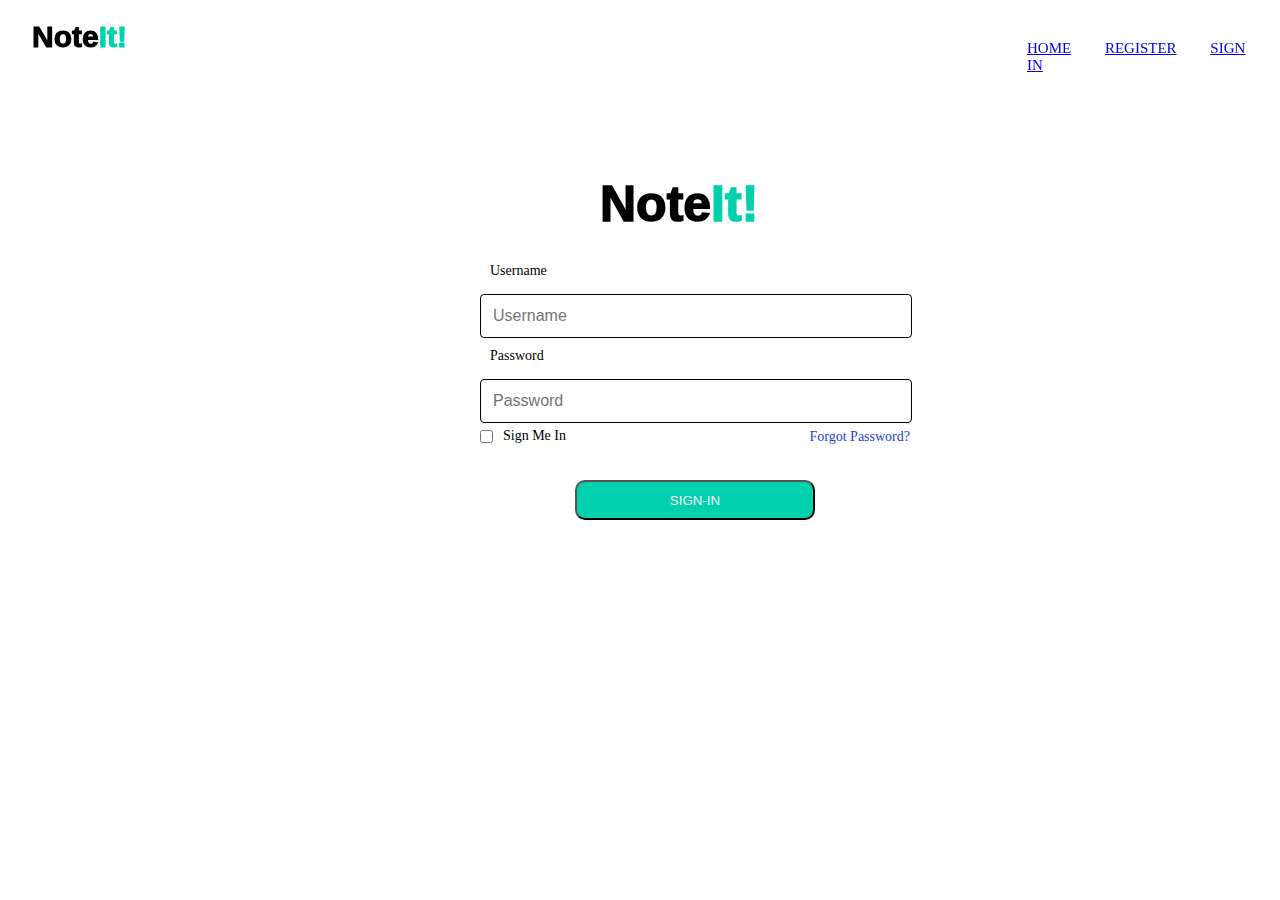
<file: index.html>
<!DOCTYPE html>
<html lang="en">
<head>
    <meta charset="UTF-8">
    <meta name="viewport" content="width=device-width, initial-scale=1.0">
    <title>Document</title>
    <link rel="stylesheet" href="style.css">
</head>
<body>
    
    <div class="wrap">
    <div class="container">
        <div class="logo">
            <h1>Note<span>It!</span></h1>
            <div class="nav">
                <a href="index.html">HOME</a>
                <a href="register.html">REGISTER</a>
                <a href="start.html">SIGN IN</a>
            </nav>
            </div>
        </div>

                
                    <div class="form">
                        <h2>Note<span>It!</span></h1>
                        <label for="username">Username</label>
                        <input type="text" id="username" placeholder="Username">
            
                        <label for="password">Password</label>
                        <input type="password" id="password" placeholder="Password">
            
                        <div class="checkbox">
                            <input type="checkbox" id="remember">
                            <label for="remember">Sign Me In</label>
                        </div>
            
                        <div class="forgot-password">
                            <a href="#">Forgot Password?</a>
                        </div>
            
                        <div class="button">
                            <a href="note.html"><button type="submit" class="btn">SIGN-IN</button>
                          </div>
                    </div>
             
        
    </div>
</div>
</body>
</html>
</file>
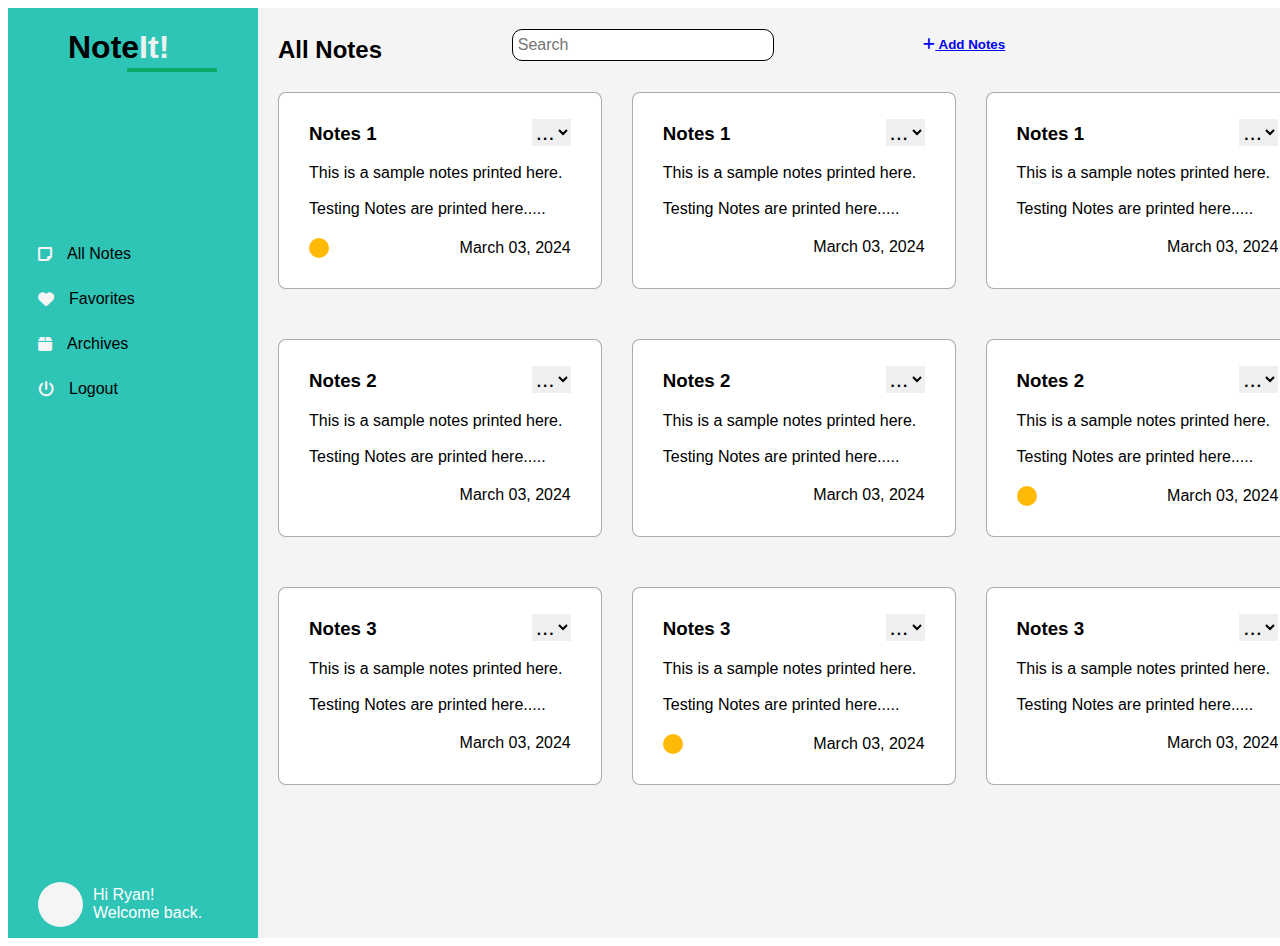
<file: note.html>
<!DOCTYPE html>
<html lang="en">
  <head>
    <meta charset="UTF-8" />
    <meta name="viewport" content="width=device-width, initial-scale=1.0" />
    <title>Note It!</title>
    <link rel="stylesheet" href="note.css" />
    <link
      rel="stylesheet"
      href="https://cdnjs.cloudflare.com/ajax/libs/font-awesome/6.0.0-beta3/css/all.min.css"
    />
  </head>
  <body>

    <div class="wrap">
    <div class="container">
      <div class="sidebar">
        <div class="logos">
          <h1>Note<span>It!</span></h1>
        </div>
        <nav>
          <ul>
            <li>
              <a href="#"><i class="fas fa-sticky-note"></i>All Notes</a>
            </li>
            <li>
              <a href="#"><i class="fas fa-heart"></i> Favorites</a>
            </li>
            <li>
              <a href="#"><i class="fas fa-box"></i> Archives</a>
            </li>
            <li>
              <a href="signup.html"><i class="fas fa-power-off"></i> Logout</a>
            </li>
          </ul>
        </nav>
        <div class="user">
          <div class="status"></div>
          <p>Hi Ryan!<br />Welcome back.</p>
        </div>
      </div>
      <div class="main-content">
        <header class="header">
          <h2>All Notes</h2>
          <span class="divider"></span>
          <div class="search">
            <input type="text" placeholder="Search" />

            <button class="add-note">
                <a href="#"><i class="fas fa-plus"></i> Add Notes</a>
             
            </button>
          </div>
        </header>
        <div class="notes-grid">
          <div class="note-card">
            <h3>
              Notes 1
              <select>
                <option>...</option>
              </select>
            </h3>
            <p>
              This is a sample notes printed here.<br />
              <br />Testing Notes are printed here.....
            </p>
            <div class="note-footer">
              <span class="dot yellow"></span>
              <span class="note-date">March 03, 2024</span>
            </div>
          </div>
          <div class="note-card">
            <h3>
              Notes 1
              <select>
                <option>...</option>
              </select>
            </h3>
            <p>
              This is a sample notes printed here.<br />
              <br />Testing Notes are printed here.....
            </p>
            <div class="note-footer">
              <span></span>
              <span class="note-date">March 03, 2024</span>
            </div>
          </div>
          <div class="note-card">
            <h3>
              Notes 1
              <select>
                <option>...</option>
              </select>
            </h3>
            <p>
              This is a sample notes printed here.<br />
              <br />Testing Notes are printed here.....
            </p>
            <div class="note-footer">
              <span></span>
              <span class="note-date">March 03, 2024</span>
            </div>
          </div>
          
        </div>

        <div class="notes-grid">
          <div class="note-card">
            <h3>
              Notes 2
              <select>
                <option>...</option>
              </select>
            </h3>
            <p>
              This is a sample notes printed here.<br />
              <br />Testing Notes are printed here.....
            </p>
            <div class="note-footer">
              <span></span>
              <span class="note-date">March 03, 2024</span>
            </div>
          </div>
          <div class="note-card">
            <h3>
              Notes 2
              <select>
                <option>...</option>
              </select>
            </h3>
            <p>
              This is a sample notes printed here.<br />
              <br />Testing Notes are printed here.....
            </p>
            <div class="note-footer">
              <span></span>
              <span class="note-date">March 03, 2024</span>
            </div>
          </div>
          <div class="note-card">
            <h3>
              Notes 2
              <select>
                <option>...</option>
              </select>
            </h3>
            <p>
              This is a sample notes printed here.<br />
              <br />Testing Notes are printed here.....
            </p>
            <div class="note-footer">
              <span class="dot yellow"></span>
              <span class="note-date">March 03, 2024</span>
            </div>
          </div>
         
        </div>

        <div class="notes-grid">
          <div class="note-card">
            <h3>
              Notes 3
              <select>
                <option>...</option>
              </select>
            </h3>
            <p>
              This is a sample notes printed here.<br />
              <br />Testing Notes are printed here.....
            </p>
            <div class="note-footer">
              <span></span>
              <span class="note-date">March 03, 2024</span>
            </div>
          </div>
          <div class="note-card">
            <h3>
              Notes 3
              <select>
                <option>...</option>
              </select>
            </h3>
            <p>
              This is a sample notes printed here.<br />
              <br />Testing Notes are printed here.....
            </p>
            <div class="note-footer">
              <span class="dot yellow"></span>
              <span class="note-date">March 03, 2024</span>
            </div>
          </div>
          <div class="note-card">
            <h3>
              Notes 3
              <select>
                <option>...</option>
              </select>
            </h3>
            <p>
              This is a sample notes printed here.<br />
              <br />Testing Notes are printed here.....
            </p>
            <div class="note-footer">
              <span></span>
              <span class="note-date">March 03, 2024</span>
            </div>
          </div>
       
        </div>
      </div>
    </div>
</div>
  </body>
</html>
</file>
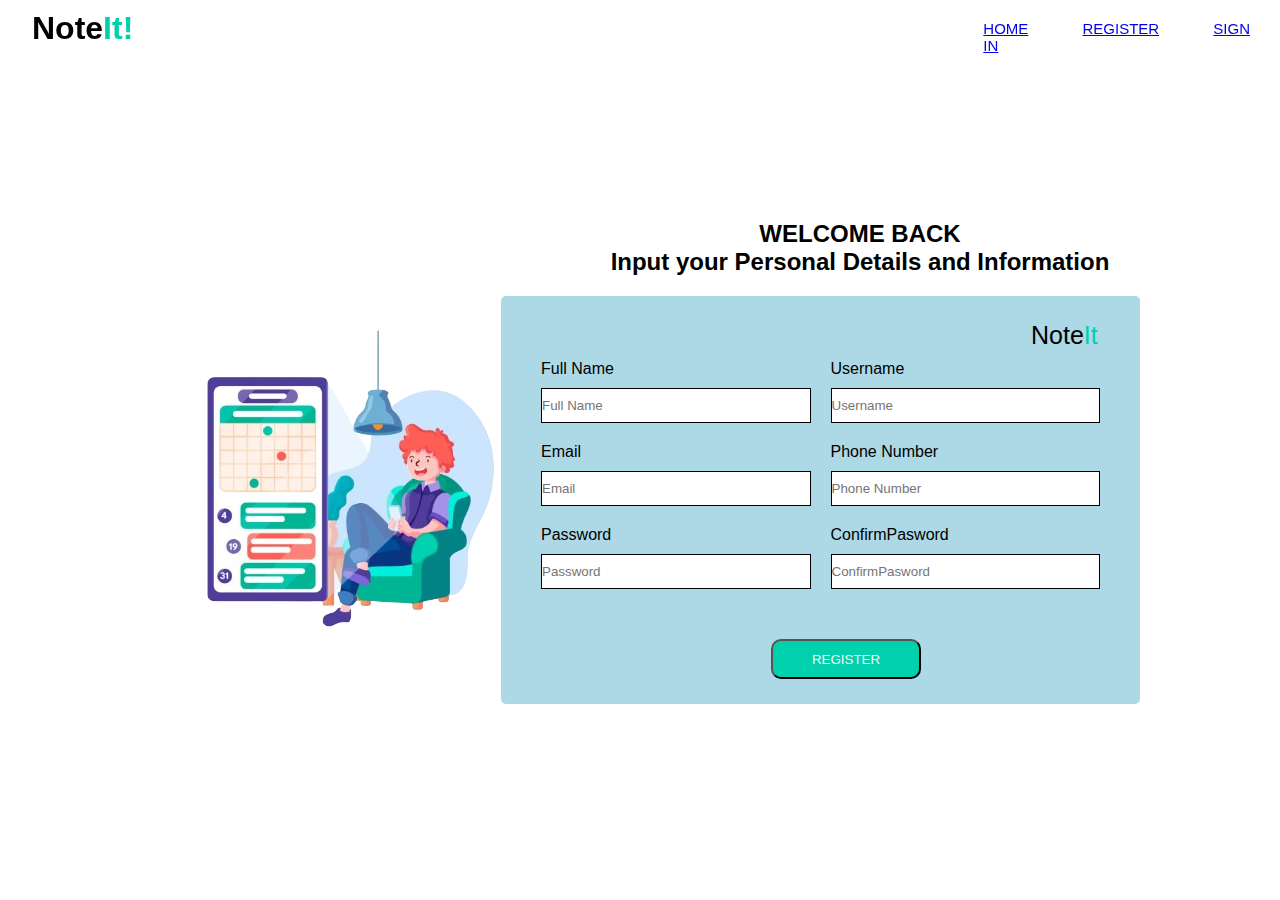
<file: register.html>
<!DOCTYPE html>
<html lang="en">
<head>
  <meta charset="UTF-8">
  <meta name="viewport" content="width=device-width, initial-scale=1.0">
  <title>Document</title>
  <link rel="stylesheet" href="register.css">
</head>
<body>

    
  
   
  <div class="logo">
    <h1>Note<span>It!</span></h1>

    <div class="nav">
        <a href="start.html">HOME</a>
        <a href="register.html">REGISTER</a>
        <a href="index.html">SIGN IN</a>
    </nav>
    </div>
  </div>
    
  <div class="header">
    <h2>WELCOME BACK <br> Input your Personal Details and Information</h2>
  </div>

  <div class="image">
    <img src="img/wow.png" alt="Profile">
  </div>
   
  

  <div class="container">   
    
   <div class="title">Note<span>It</div>
    <form action="#">
      <div class="user-details">
        <div class="input-box">
          <label class="details">Full Name</label>
          <input type="text" placeholder="Full Name" >
        </div>
        <div class="input-box">
          <label class="details">Username</label>
          <input type="text" placeholder="Username" >
        </div>
        <div class="input-box">
          <label class="details">Email</label>
          <input type="text" placeholder="Email" >
        </div>
        <div class="input-box">
          <label class="details">Phone Number</label>
          <input type="text" placeholder="Phone Number" >
        </div>
        <div class="input-box">
          <label class="details">Password</label>
          <input type="text" placeholder="Password" >
        </div>
        <div class="input-box">
          <label class="details">ConfirmPasword</label>
          <input type="text" placeholder="ConfirmPasword" >
        </div>
      </div>
           
      <div class="button">
        <button type="submit" class="btn">REGISTER</button>
      </div>

    
    </div>
    </form>

 

</body>
</html>
</file>
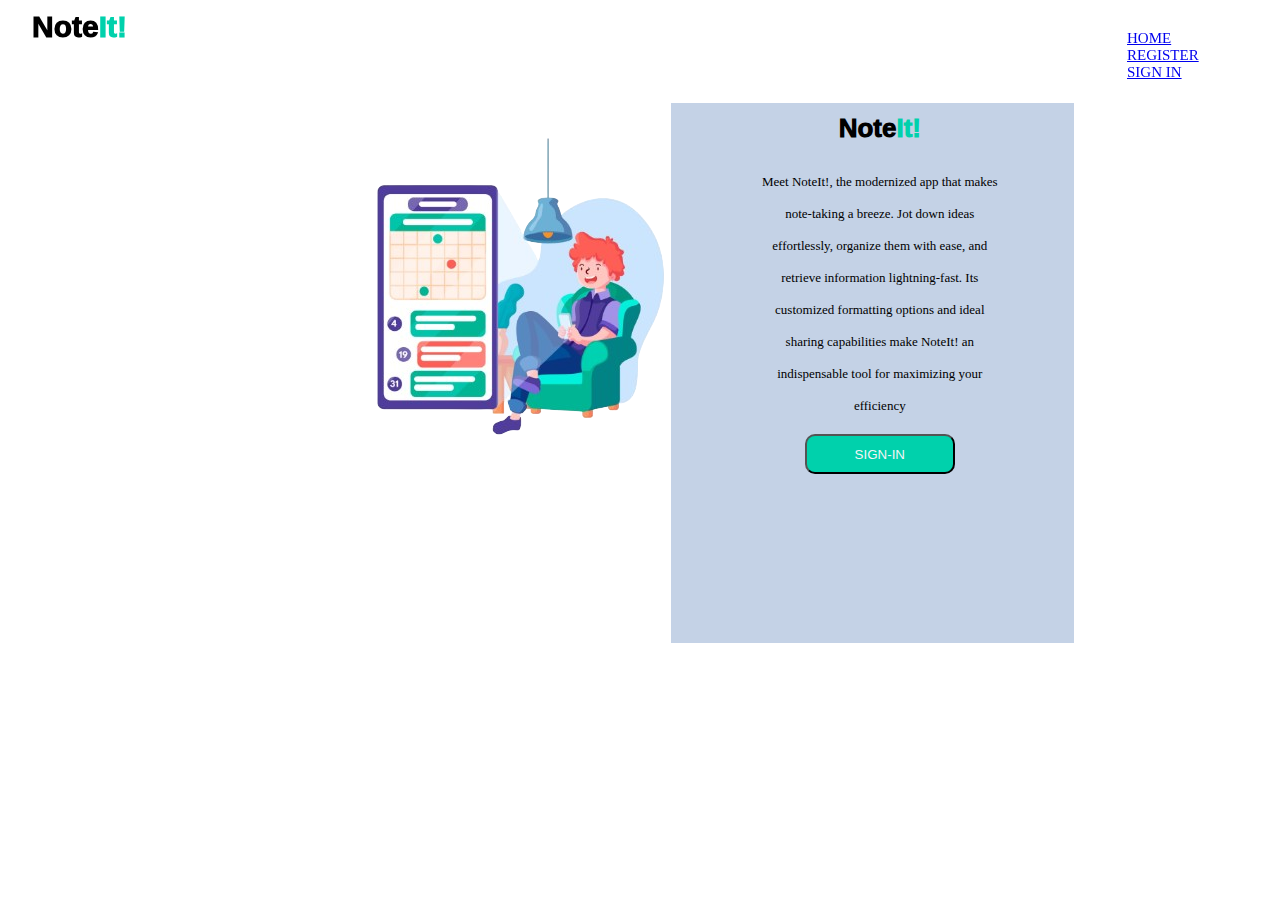
<file: start.html>
<!DOCTYPE html>
<html lang="en">
<head>
    <meta charset="UTF-8">
    <meta name="viewport" content="width=device-width, initial-scale=1.0">
    <title>three</title>
    <link rel="stylesheet" href="start.css">
</head>
<body>
    <div class="wrap">
    <div class="container">
        <div class="logo">
            <h1>Note<span>It!</span></h1>

            <div class="nav">
                <a href="start.html">HOME</a>
                <a href="register.html">REGISTER</a>
                <a href="index.html">SIGN IN</a>
            </nav>
            </div>
          </div>

          <div class="image">
            <img src="img/wow.png" alt="Profile">
          </div>
          
          <div class="text-container">
            <div class="text">
                <h2>Note<span>It!</span></h1>
                 <p>Meet NoteIt!, the modernized app that makes</p><br>
                 <p>note-taking a breeze. Jot down ideas</p><br>   
                 <p>effortlessly, organize them with ease, and</p><br>   
                 <p>retrieve information lightning-fast. Its</p><br>   
                 <p>customized formatting options and ideal</p><br>
                 <p>sharing capabilities make NoteIt! an</p><br>   
                 <p>indispensable tool for maximizing your</p><br>
                 <p>efficiency</p>
            
              <div class="button">
                <button type="submit" class="btn">SIGN-IN</button>
              </div>

            </div>

          </div>
          

       

       
       </div>
      </div>
</body>
</html>
</file>
<file: style.css>
* {
  margin: 0;
  padding: 0;
  box-sizing: border-box;
  scroll-behavior: smooth;
}

.wrap {
  width: 100%; 
  height: 100vh; 
}

body {
  display: flex;
  height: 100vh;
  justify-content: center;
  align-items: center;
  padding: 10px;
}

.container {
  max-width: 700px;
  width: 100%;
  background: #fff;
  padding: 25px 30px;
  border-radius: 5px;
  margin: 0 auto; 
}

h1 {
  margin-top: -20px;
  font-family: Arial, Helvetica, sans-serif;
  font-size: 30px;
  font-weight: 1000;
  color: #000;
}



span {
  color: #00d1ac;
}

.nav {
  font-weight: 50;
  font-size: 15px;
  margin-left: 150px;
  padding-left: 750px;
}

.nav a {
  padding-right: 30px;
}

.logo {
  position: fixed;
  width: 100%;
  height: 130px;
  top: 0;
  left: 0;
  padding: 2.5rem 2%;
  padding-left: 2.5%;
  display: flex;
}

.form {
  margin-top: 150px;
  padding-left: 160px; 
  max-width: 700px;
  width: 100%; 
}

.form input[type="text"],
.form input[type="password"] {
  width: 90%; 
  padding: 12px;
  margin: 10px 0;
  border: 1px solid #ccc;
  border-radius: 4px;
  font-size: 16px;
  border: solid 1px;
  
}

.form label {
  font-size: 14px;
  color: #000;
  margin-bottom: 5px;
  display: block;
  text-align: left;
  margin-left: 10px;
}

.form .checkbox {
  display: flex;
  align-items: center;
  justify-content: left;
  margin-left: 0; 
  margin-top: -5px;
}

.form .checkbox input {
  margin-right: 0; 
  margin-top: -5px;
}

.form .forgot-password {
  text-align: right;
  margin-right: 50px; 
  margin-top: -20px;
  font-size: 14px;
}

.form .forgot-password a {
  color: #223fe4;
  text-decoration: none;
}

.form .forgot-password a:hover {
  text-decoration: underline;
}

.form h2 {
  font-family: Arial, Helvetica, sans-serif;
  font-weight: 1000;
  margin-top: 10px;
  margin-bottom: 30px;
  font-weight: 700px;
  font-size: 50px;
  align-items: center;
  margin-left: 120px; 
}

.button .btn {
  width: 50%; 
  height: 40px;
  margin-top: 35px;
  background-color: #00d1ac;
  color: whitesmoke;
  margin-left: 95px; 
  border-radius: 10px;
}



@media (max-width: 1200px) {
  .container {
    margin: 0 auto;
    width: 100%;
  }

  .form {
    padding: 20px;
  }

  .form input[type="text"],
  .form input[type="password"] {
    width: 100%;
  }

  .button .btn {
    width: 100%;
  }
}

@media (max-width: 992px) {
  .container {
    margin: 0 auto;
    width: 100%;
  }

  .form {
    padding: 15px;
  }

  .form input[type="text"],
  .form input[type="password"] {
    width: 100%;
  }

  .button .btn {
    width: 60%;
    margin-left: 70px;
  }
  .form h2{
    margin-left: 90px;
  }

  .nav {
    margin-left: -670px;
    display: flex;
    font-size: 15px;
    margin-top: -5px;
    
  }

  .form .forgot-password a {
    margin-right: -40px;
  }
  

}
</file>
<file: note.css>
.container {
  display: flex;
  min-height: 100vh;
  font-family: Arial, sans-serif;
  margin: 0;
  padding: 0;
  background-color: #f4f4f4;
}

.wrap {
  width: 120%;
  height: 930px;
  display: flex;
}

.sidebar {
  width: 250px;
  min-height: 50vh;
  background-color: #2ec4b6;
  color: white;
  display: flex;
  flex-direction: column;
  justify-content: space-between;
}

h1 {
  margin-left: 60px;
  display: flex;
  color: black;
}

.sidebar .logo h1 {
  display: flex;
  font-size: 2.3em;
  font-weight: 900;
  color: black;
  font-family: sans-serif;
  margin-right: 200px;
  margin-top: 15px;
} 

.logos span {
  color: #edf1f0;
}

.sidebar nav ul {
  list-style-type: none;
  padding: 0;
  margin-top: -100%;
}

.sidebar nav ul li {
  margin: 5px 0;
}

.sidebar nav ul li a {
  text-decoration: none;
  color: black;
  display: flex;
  align-items: center;
  padding: 5px 30px;
  transition: background-color 0.3s, color 0.3s;
  width: 76%;
  height: 30px;
}

.sidebar nav ul li a i {
  color: whitesmoke;
  margin-right: 15px;
}

.sidebar nav ul li a:hover {
  background-color: #007a5e;
  color: whitesmoke;
}

.sidebar nav ul li a:hover i {
  color: whitesmoke;
}

.sidebar .user {
  display: flex;
  align-items: center;
}

.sidebar .status {
  width: 45px;
  height: 45px;
  background-color: whitesmoke;
  border-radius: 50%;
  margin-right: 10px;
  margin-left: 30px;
}

.main-content {
  flex: 3;
  padding: 20px;
}

.header {
  display: flex;
  justify-content: space-between;
  align-items: center;
  margin-bottom: 20px;
}

.header h2 {
  margin: 0;
  font-family: sans-serif;
}

.search {
  display: flex;
  align-items: center;
  gap: 50px;
  margin-top: -10px;
}

.search input {
  border-radius: 10px;
  border: solid 1px;
  padding: 5px;
  font-size: 16px;
  margin-right: 600px;
  height: 20px;
  width: 250px;
}

.add-note {
  background-color: whitesmoke;
  font-family: sans-serif;
  font-weight: bold;
  color: black;
  padding: 10px 20px;
  border-radius: 50px;
  cursor: pointer;
}

.add-note i {
  margin-left: -1000px;
}

.notes-grid {
  height: -150px;
  display: grid;
  gap: 30px;
  display: inline-flex;
  margin-bottom: 50px;
  width: 1200px;
}

.note-card {
  background-color: white;
  padding: 30px;
  border-radius: 8px;
  border: solid 1px rgba(168, 161, 161, 0.904);
}

select {
  border: none;
  margin-left: 150px;
  font-size: larger;
  margin-top: -100px;
}

.note-card h3 {
  margin-top: 0;
}

.divider {
  margin-top: 40px;
  width: 90px;
  margin-left: -550px;
  height: 3.5px;
  background-color: #0aaa67;
  display: inline-block;
}

.note-footer {
  display: flex;
  justify-content: space-between;
  align-items: center;
  margin-top: 20px;
}

.dot {
  width: 20px;
  height: 20px;
  border-radius: 50%;
}

.yellow {
  background-color: #ffba08;
}



@media (max-width: 768px) {
  .sidebar {
    width: 200px;
    position: fixed;
    top: 0;
    left: 0;
    height: 98vh; 
    z-index: 0;
   
  }
  .main-content {
    flex: 1;
  }
  .notes-grid {
    width: 300px;
    max-height: 800px;
    flex-direction: column;
    margin-left: 200px;

  } 
  .search input {
    margin-right: 80px;
    width: 100px;
  }
  .divider {
    margin-left: -130px;
  }
  h1 {
    margin-left: 30px;
    margin-top: 20px;
  }

  .add-note i {
    margin-left: -200px;
  }

  .header h2{
    margin-left: 180px;
  }

    
    .sidebar .user {
      margin-top: 30px; 
    }
    .sidebar .status {
      margin-left: 30px;
    
    }
  
  }
</file>
<file: register.css>
*{
    margin: 0;
    padding: 0;
    box-sizing: border-box;
    font-family: 'Poppins', sans-serif;
}

body{
  display: flex;
  height: 100vh;
  justify-content: center;
  align-items: center;
  padding: 10px;
 
    
}

.container{
    max-width: 700px;
    width: 100%;
    background: #fff;
    padding: 25px 30px;
    border-radius: 5px;
    margin-right: 130px;
    margin-top: 100px;
    background-color: #ADD8E6;
   
    

}

.container .title{
    font-size: 25px;
    font-weight: 500;
    margin-left: 500px;
}

.container form .user-details{

    display: flex;
    flex-wrap: wrap;
    justify-content: space-between;
}

form .user-details .input-box{
    margin: 10px 10px;
    width: calc(100% / 2 - 20px);

}

.user-details .input-box input{
    height: 35px;
    width: 100%;
    border: solid 1px;
    margin-top: 10px;
}

span {
    color: #00d1ac;
  }
  
  .nav {
    font-weight: 10px;
    font-size: 15px;
    margin-left: 50px;
    padding-left: 800px;
    padding-top: 10px;
    
   
  }
  
  .nav a {
    padding-right: 50px;
  }
  .logo {
    position: fixed;
    width: 100%;
    height: 130px;
    top: 0;
    left: 0;
    padding-top: 10px;
    padding-left: 2.5%;
    display: flex;
  }
  
  
  

  .button .btn {
    width: 150px;
    height: 40px;
    margin-top: 40px;
    background-color: #00d1ac;
    color: whitesmoke;
    border-radius: 10px;
    margin-left: 240px;
  }

  

.header h2 {
  
  text-align: center;
  align-items: center;
  

}

h2{
  margin-right: -1700px;
  margin-top: -230px;
}


.image {
 
  padding-left: 170px;
  margin-top: 70px;
  max-width: 100%;
  height: auto;
 
  
}


@media (max-width: 1200px){
  .container{
    max-width: 100%;
    margin-left: -100px;
    margin-top: 800px;
   
  }

  form .user-details .input-box{
    margin: 10px 10px;
    width: 100%;

}

.container .title{
   margin-left: 300px;
  

}

.container form .user-details{
   max-height: 300px;
   overflow-y: scroll;
}
.button .btn{
  margin-left: 120px;
   
}
h2{
  align-items: center;
  text-align: center;
  margin-left: -1000px;
  margin-top: 240px;
}
.logo{
   width: 100%;
}

.nav {
  margin-left: 170px; 
  display: flex;
  font-size: 15px;
  padding: 20px;  
  position: fixed; 
  top: 0; 
  left: 0; 
  width: 75%; 
  z-index: 1; 
}

.image {
  width: 50%;
  margin: 20px auto;
  margin-top: -130px;
}

  

}
</file>
<file: start.css>
* {
  margin: 0;
  padding: 0;
  box-sizing: border-box;
  scroll-behavior: smooth;
}

.wrap {
  width: 100%; 
  height: 100vh; 
  display: flex;
}

h1 {
  margin-top: -20px;
  font-family: Arial, Helvetica, sans-serif;
  font-size: 30px;
  font-weight: 1000;
  color: #000;
}

span {
  color: #00d1ac;
}

.nav {
  font-weight: 10px;
  font-size: 15px;
  margin-left: 300px;
  padding-left: 700px;
}

.nav a {
  padding-right: 50px;
}

.logo {
  position: fixed;
  width: 100%;
  height: 130px;
  top: 0;
  left: 0;
  padding-top: 30px;
  padding-left: 2.5%;
  display: flex;
}

.image {
  justify-content: left;
  align-items: center;
  display: flex;
  padding-left: 350px; 
  padding-top: 100px;
}

.text-container {
  justify-content: center;
  background-color: rgb(196, 210, 230);
  display: flex;
  width: 60%; 
  height: 60vh; 
  margin-left: 100%; 
  margin-top: -380px;
}

.text {
  justify-content: center;
  text-align: center;
  align-items: center;
  margin-right: 10px;
  margin-left: 10px;
  font-size: 13px;
  margin-bottom: 10px;
  padding-bottom: 10px;
  margin-left: 25px;
  word-spacing: 5%;
  width: 100%; 
}

h2 {
  font-family: Arial, Helvetica, sans-serif;
  font-weight: 1000;
  margin-top: 10px;
  margin-bottom: 30px;
  font-weight: 700px;
  font-size: 200%; 
}

.button .btn {
  width: 150px;
  height: 40px;
  margin-top: 20px;
  background-color: #00d1ac;
  color: whitesmoke;
  border-radius: 10px;
}



@media (max-width: 600px) {
  .text-container {
    width: 100%;
    height: 60vh;
    margin-left: 55px;
    margin-top: -35px;
  }

  .image {
    padding-left: 80px;
    margin-top: -80px;
   
   
  }

  h2 {
    font-size: 190%;
  }

  .nav {
    margin-left: -510px;
    display: flex;
    font-size: 15px;
    margin-top: -5px;
    position: fixed; 
    z-index: 1; 
      
  }
}
</file>
